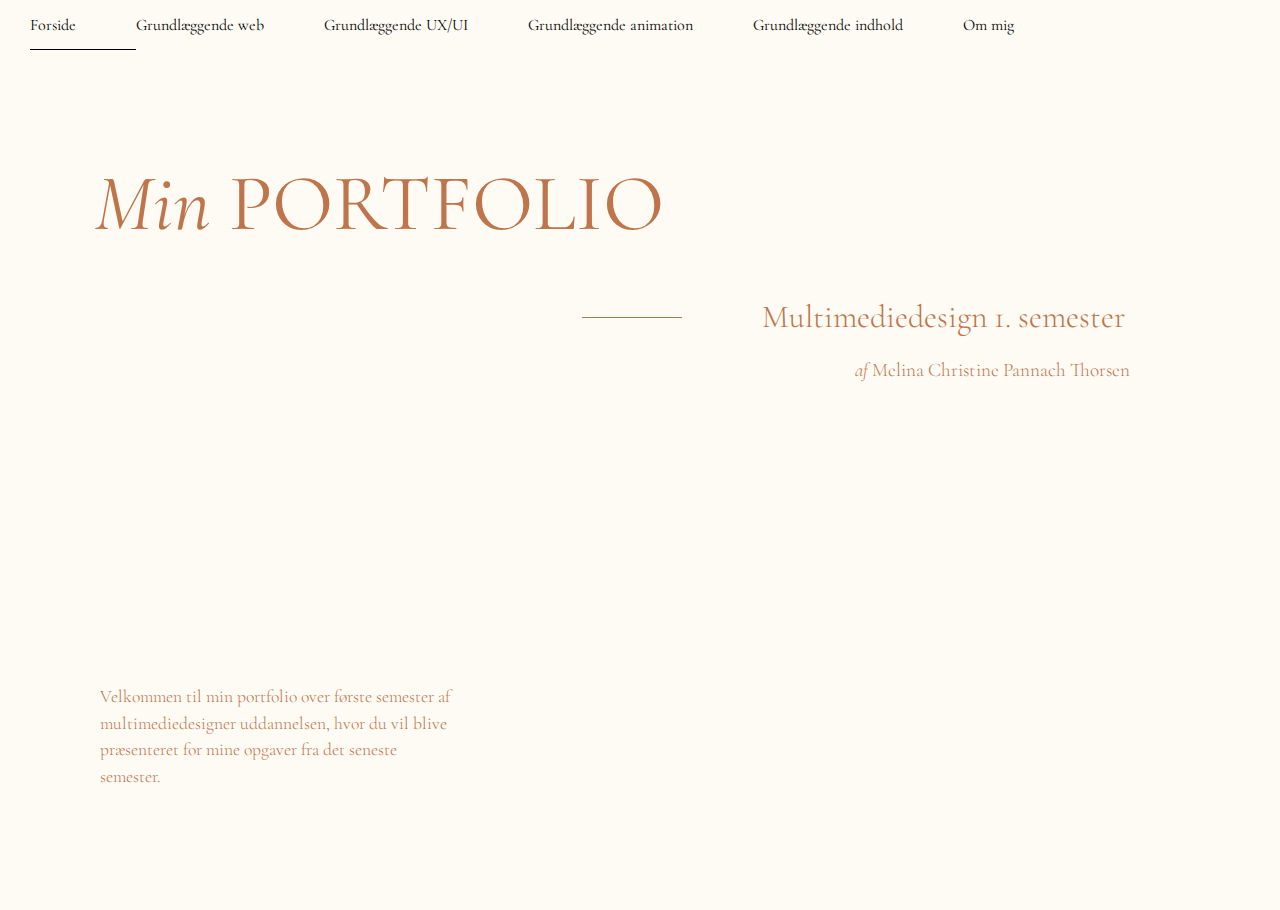
<file: portfolio/index.html>
<!DOCTYPE html>
<html lang="da">

<head>
    <meta charset="UTF-8">
    <meta name="viewport" content="width=device-width, initial-scale=1.0">
    <link rel="stylesheet" href="generel.css">
    <link rel="stylesheet" href="style.css">
    <link rel="preconnect" href="https://fonts.googleapis.com">
    <link rel="preconnect" href="https://fonts.gstatic.com" crossorigin>
    <link
        href="https://fonts.googleapis.com/css2?family=Cormorant+Garamond:ital,wght@0,300;0,400;0,500;0,600;0,700;1,300;1,400;1,500;1,600;1,700&family=Cormorant+Infant:ital,wght@0,300;0,400;0,500;0,600;0,700;1,300;1,400;1,500;1,600;1,700&family=Montserrat:ital,wght@0,100..900;1,100..900&display=swap"
        rel="stylesheet">
    <title>Forside</title>

    <style>
        h1 {
            color: #BF754B;
            font-weight: 400;
        }

        h3 {
            text-align: right;
            margin: 0px 60px;
            color: #BF754B;
        }

        h5 {
            text-align: right;
            margin: 0px 70px;
            color: #BF754B;
        }

        p {
            font-size: 1.1rem;
            color: #BF754B;
            max-width: 45ch;
            margin-top: 300px;
        }

        @media (max-width: 800px) {
            h1 {
                font-size: 3.9rem;
                margin: 50px 10px;

            }

            h3 {
                font-size: 1.5rem;
                margin: 10px 10px 10px 10px;
            }

            h5 {
                font-size: 1rem;
                margin: 0px 10px 10px 10px;
            }

            .grid_6_1styling {
                padding: 10px 10px 0px 10px;
            }

            p {
                font-size: 1rem;

            }
        }

        @media (max-width: 400px) {
            h1 {
                font-size: 2.5rem;
                margin: 50px 10px;

            }

            h3 {
                font-size: 1.5rem;
            }

            h5 {
                font-size: 1rem;
            }

            .grid_6_1styling {
                padding: 10px 0px 10px 10px;
            }

            p {
                font-size: 1rem;
                margin-top: 300px;
            }
        }
    </style>

<body>
    <header>

        <nav>
            <ul class="sidebar">
                <li onclick=hideSidebar()><a href="#"><svg xmlns="http://www.w3.org/2000/svg" height="24px"
                            viewBox="0 -960 960 960" width="24px" fill="#5f6368">
                            <path
                                d="m256-200-56-56 224-224-224-224 56-56 224 224 224-224 56 56-224 224 224 224-56 56-224-224-224 224Z" />
                        </svg></a></li>
                <li><a href="index.html">Forside</a></li>
                <li><a href="ssp.html">Grundlæggende web</a></li>
                <li><a href="es.html">Grundlæggende UX/UI</a></li>
                <li><a href="as.html">Grundlæggende animation</a></li>
                <li><a href="vs.html">Grundlæggende indhold</a></li>
                <li><a href="om.html">Om mig</a></li>
            </ul>

            <ul>
                <li class="hideOnMobile"><a href="index.html">Forside</a></li>
                <li class="hideOnMobile"><a href=" ssp.html">Grundlæggende web</a></li>
                <li class="hideOnMobile"><a href=" es.html">Grundlæggende UX/UI</a></li>
                <li class="hideOnMobile"><a href=" as.html">Grundlæggende animation</a></li>
                <li class="hideOnMobile"><a href=" vs.html">Grundlæggende indhold</a></li>
                <li class="hideOnMobile"><a href="om.html">Om mig</a></li>
                <li class="menu-knap" onclick=showSidebar()><a href="#"><svg xmlns="http://www.w3.org/2000/svg"
                            height="24px" viewBox="0 -960 960 960" width="24px" fill="#5f6368">
                            <path d="M120-240v-80h720v80H120Zm0-200v-80h720v80H120Zm0-200v-80h720v80H120Z" />
                        </svg></a></li>
            </ul>
        </nav>
        <script src="menu.js"></script>
    </header>
    <main>

        <div class="container">

            <div class="grid_6_1">
                <div class="grid_6_1styling">

                    <div>
                        <h1> <i>Min</i> PORTFOLIO</h1>
                    </div>
                    <div>
                        <div class="linje-tekst-container">
                            <div class="vandret-linje"></div>
                            <h3>
                                Multimediedesign 1. semester
                            </h3>
                        </div>

                        <h5><i>af</i> Melina Christine Pannach Thorsen</h5>

                        <p> Velkommen til min portfolio over første semester af multimediedesigner uddannelsen, hvor du
                            vil blive
                            præsenteret for mine opgaver fra det seneste semester.</p>

                    </div>
                </div>
            </div>

        </div>


    </main>
    <footer></footer>

</body>

</html>
</file>
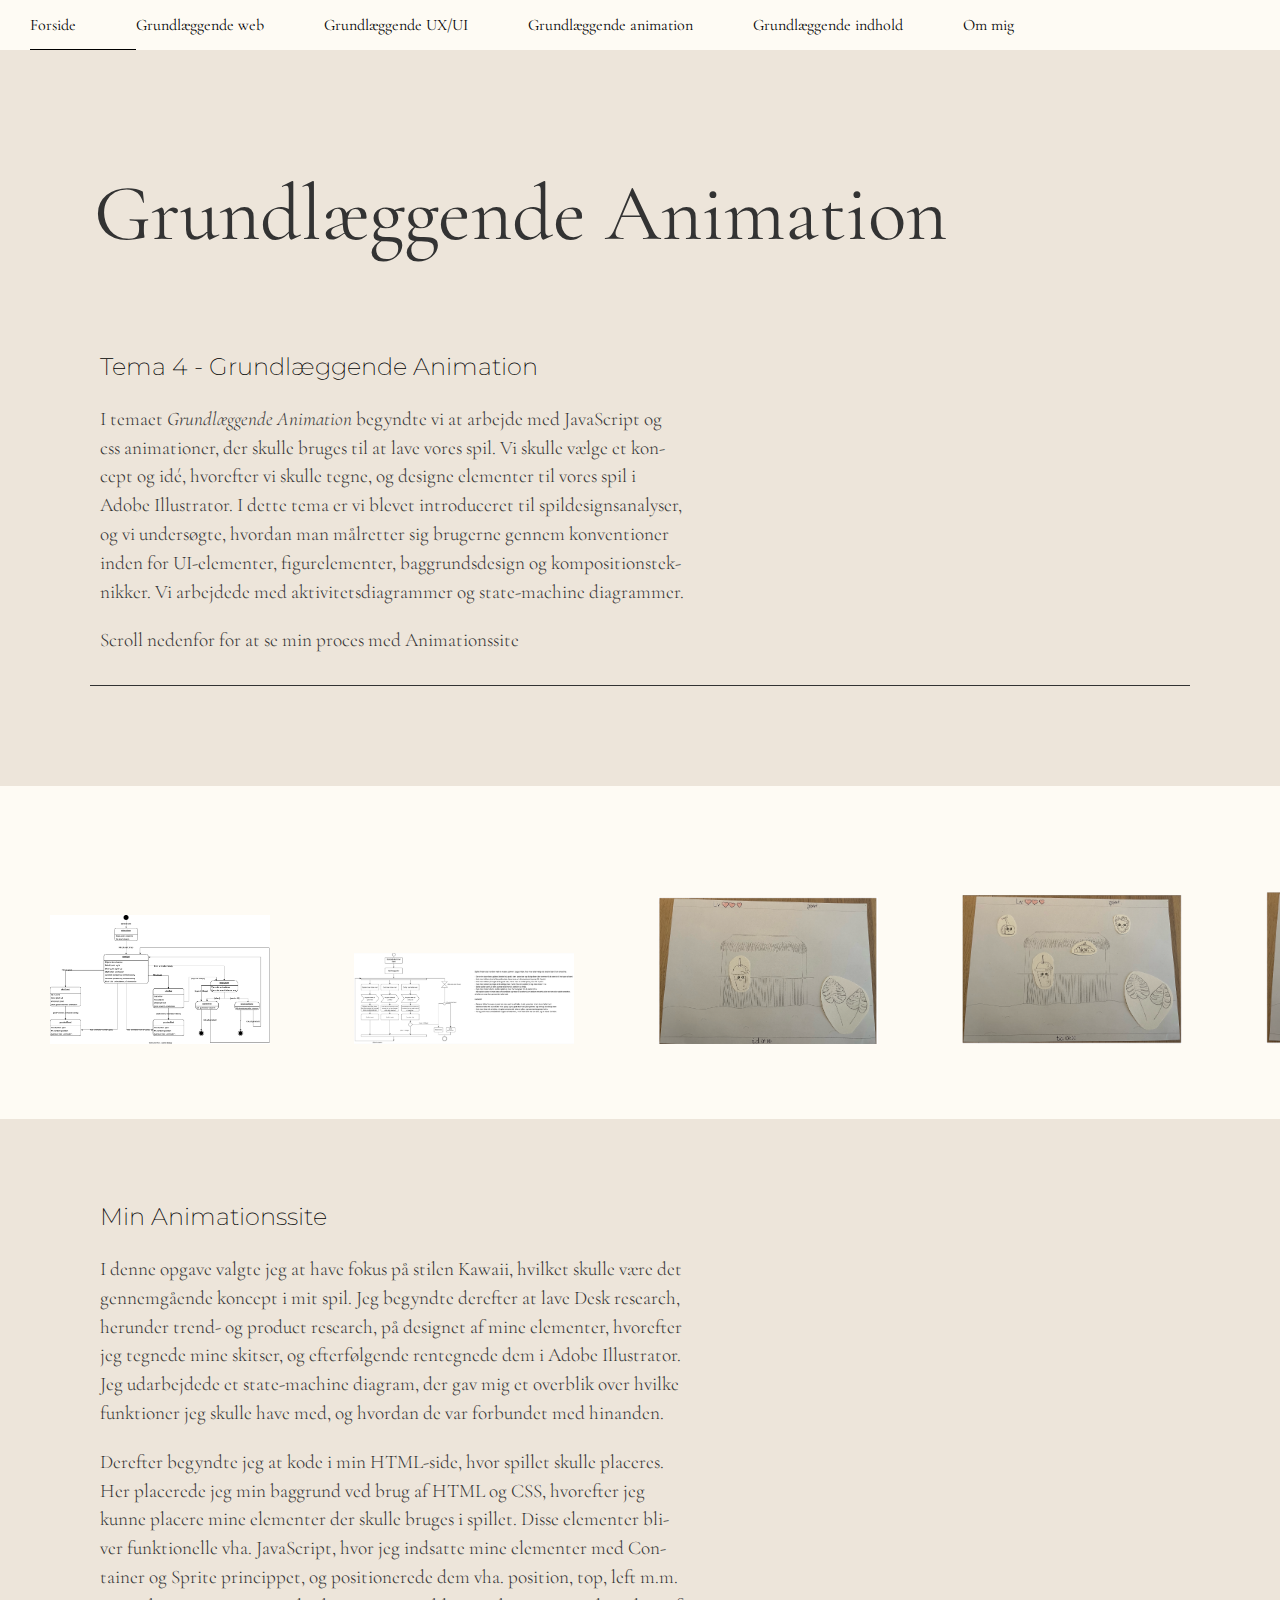
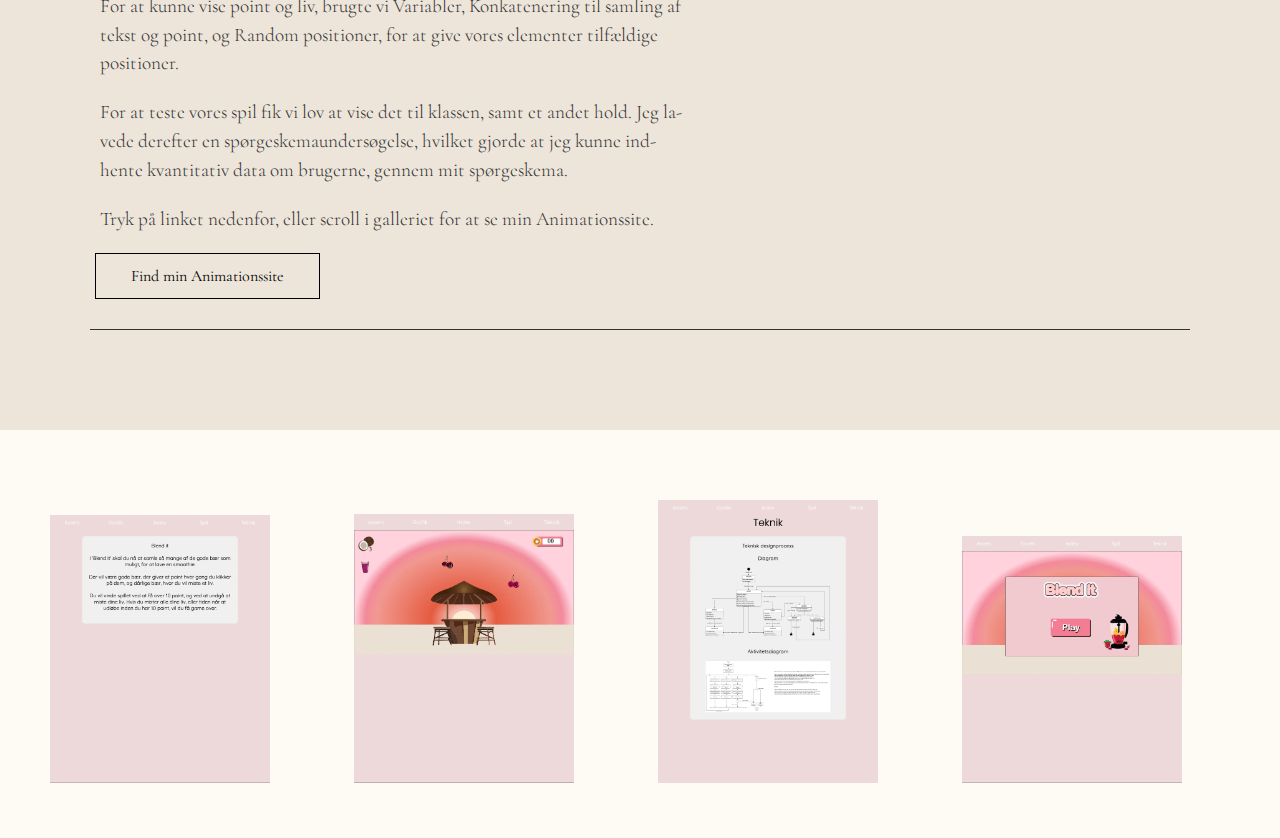
<file: portfolio/as.html>
<!DOCTYPE html>
<html lang="da">

<head>
    <meta charset="UTF-8">
    <meta name="viewport" content="width=device-width, initial-scale=1.0">
    <link rel="stylesheet" href="generel.css">
    <link rel="stylesheet" href="style.css">
    <link rel="preconnect" href="https://fonts.googleapis.com">
    <link rel="preconnect" href="https://fonts.gstatic.com" crossorigin>
    <link
        href="https://fonts.googleapis.com/css2?family=Cormorant+Garamond:ital,wght@0,300;0,400;0,500;0,600;0,700;1,300;1,400;1,500;1,600;1,700&family=Cormorant+Infant:ital,wght@0,300;0,400;0,500;0,600;0,700;1,300;1,400;1,500;1,600;1,700&family=Montserrat:ital,wght@0,100..900;1,100..900&display=swap"
        rel="stylesheet">
    <title>Animationssite</title>
</head>

<body>
    <header>
        <nav>
            <ul class="sidebar">
                <li onclick=hideSidebar()><a href="#"><svg xmlns="http://www.w3.org/2000/svg" height="24px"
                            viewBox="0 -960 960 960" width="24px" fill="#5f6368">
                            <path
                                d="m256-200-56-56 224-224-224-224 56-56 224 224 224-224 56 56-224 224 224 224-56 56-224-224-224 224Z" />
                        </svg></a></li>
                <li><a href="index.html">Forside</a></li>
                <li><a href="ssp.html">Grundlæggende web</a></li>
                <li><a href="es.html">Grundlæggende UX/UI</a></li>
                <li><a href="as.html">Grundlæggende animation</a></li>
                <li><a href="vs.html">Grundlæggende indhold</a></li>
                <li><a href="om.html">Om mig</a></li>
            </ul>

            <ul>
                <li class="hideOnMobile"><a href="index.html">Forside</a></li>
                <li class="hideOnMobile"><a href=" ssp.html">Grundlæggende web</a></li>
                <li class="hideOnMobile"><a href=" es.html">Grundlæggende UX/UI</a></li>
                <li class="hideOnMobile"><a href=" as.html">Grundlæggende animation</a></li>
                <li class="hideOnMobile"><a href=" vs.html">Grundlæggende indhold</a></li>
                <li class="hideOnMobile"><a href="om.html">Om mig</a></li>
                <li class="menu-knap" onclick=showSidebar()><a href="#"><svg xmlns="http://www.w3.org/2000/svg"
                            height="24px" viewBox="0 -960 960 960" width="24px" fill="#5f6368">
                            <path d="M120-240v-80h720v80H120Zm0-200v-80h720v80H120Zm0-200v-80h720v80H120Z" />
                        </svg></a></li>
            </ul>
        </nav>
        <script src="menu.js"></script>
    </header>
    <main>

        <div class="grid_4_1">
            <div class="grid_4_1styling">
                <div>
                    <h1>Grundlæggende Animation</h1>
                </div>

                <h2>Tema 4 - Grundlæggende Animation</h2>
                <p>
                    I temaet <i>Grundlæggende Animation</i> begyndte vi at arbejde med JavaScript og css animationer,
                    der
                    skulle bruges til at lave vores spil. Vi skulle vælge et koncept og idé, hvorefter vi skulle tegne,
                    og designe elementer til vores spil i Adobe Illustrator. I dette tema er vi blevet introduceret
                    til spildesignsanalyser, og vi undersøgte, hvordan man målretter sig brugerne gennem
                    konventioner inden for UI-elementer, figurelementer, baggrundsdesign og kompositionsteknikker. Vi
                    arbejdede med aktivitetsdiagrammer og state-machine diagrammer.
                </p>
                <p> Scroll nedenfor for at se min proces med Animationssite</p>

                <hr class="hr_1">

            </div>

        </div>

        <div class="scroll-container">

            <img src="img/as1.png" alt="Animationssite">
            <img src="img/as2.png" alt="Animationssite">
            <img src="img/as3.png" alt="Animationssite">
            <img src="img/as4.png" alt="Animationssite">
            <img src="img/as5.png" alt="Animationssite">
            <img src="img/as6.png" alt="Animationssite">
            <img src="img/as7.png" alt="Animationssite">
            <img src="img/as8.png" alt="Animationssite">



        </div>
        <div class="grid_4_1">
            <div class="grid_4_1styling">


                <h2>Min Animationssite</h2>
                <p>
                    I denne opgave valgte jeg at have fokus på stilen Kawaii, hvilket skulle være det gennemgående
                    koncept i mit spil. Jeg begyndte derefter at lave Desk research, herunder trend- og product
                    research, på designet af mine elementer, hvorefter jeg tegnede mine skitser, og efterfølgende
                    rentegnede dem i Adobe Illustrator. Jeg udarbejdede et state-machine diagram, der gav mig et
                    overblik over hvilke funktioner jeg skulle have med, og hvordan de var forbundet med hinanden.
                </p>
                <p>Derefter begyndte jeg at kode i min HTML-side, hvor spillet skulle placeres. Her placerede jeg min
                    baggrund ved brug af HTML og CSS, hvorefter jeg kunne placere mine elementer der skulle bruges i
                    spillet. Disse elementer bliver funktionelle vha. JavaScript, hvor jeg indsatte mine elementer med
                    Container og Sprite princippet, og positionerede dem vha. position, top, left m.m. For at kunne vise
                    point og liv, brugte vi Variabler, Konkatenering til samling af tekst og point, og Random
                    positioner, for at give vores elementer tilfældige positioner. </p>

                <p>For at teste vores spil fik vi lov at vise det til klassen, samt et andet hold. Jeg lavede derefter
                    en spørgeskemaundersøgelse, hvilket gjorde at jeg kunne indhente kvantitativ data om brugerne,
                    gennem mit spørgeskema. </p>
                <p> Tryk på linket nedenfor, eller scroll i galleriet for at se min Animationssite. </p>
                <a href="http://melinasblog.dk/kea/04_animation/website/index.html" class="button-link">Find min
                    Animationssite</a>
                <hr class="hr_1">
            </div>

        </div>

        <div class="scroll-container">

            <img src="img/spil_1.webp" alt="Animationssite">
            <img src="img/spil_2.webp" alt="Animationssite">
            <img src="img/spil_3.webp" alt="Animationssite">
            <img src="img/spil_4.webp" alt="Animationssite">


        </div>



    </main>
    <footer></footer>
</body>

</html>
</file>
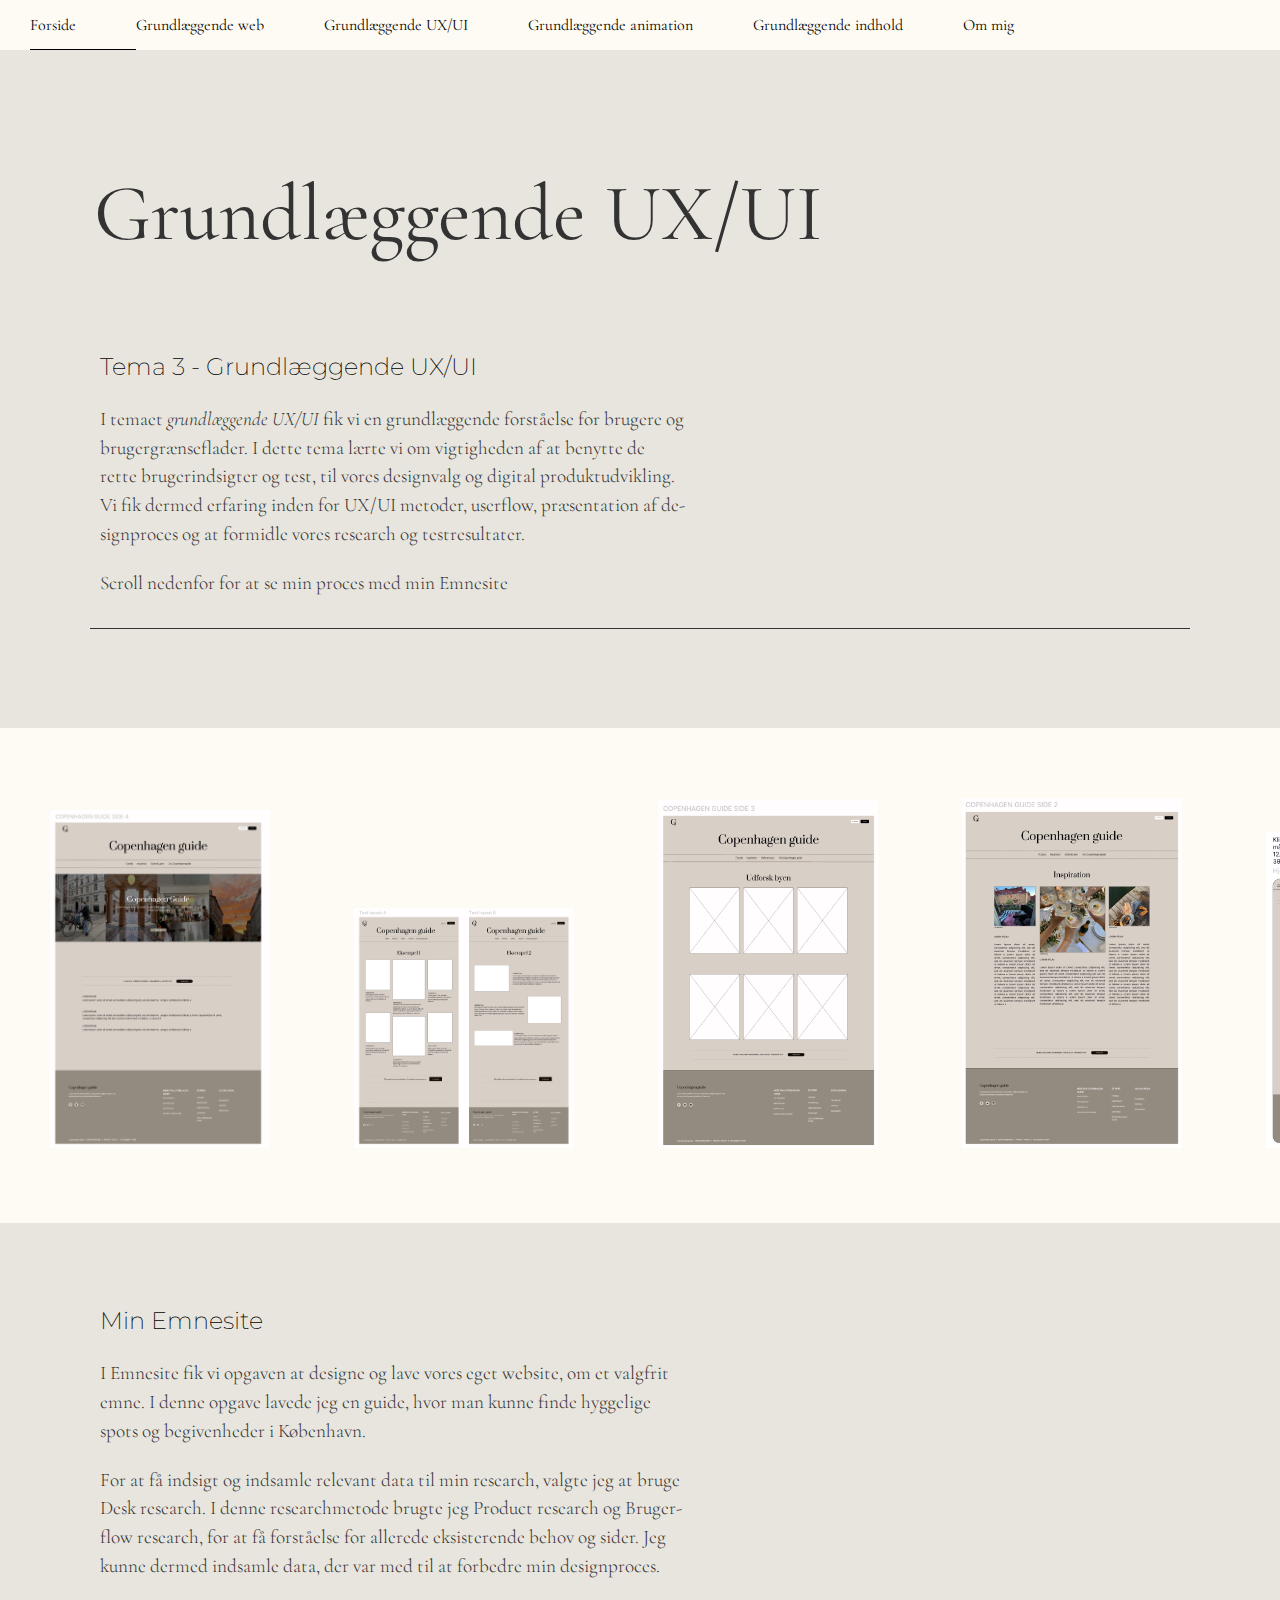
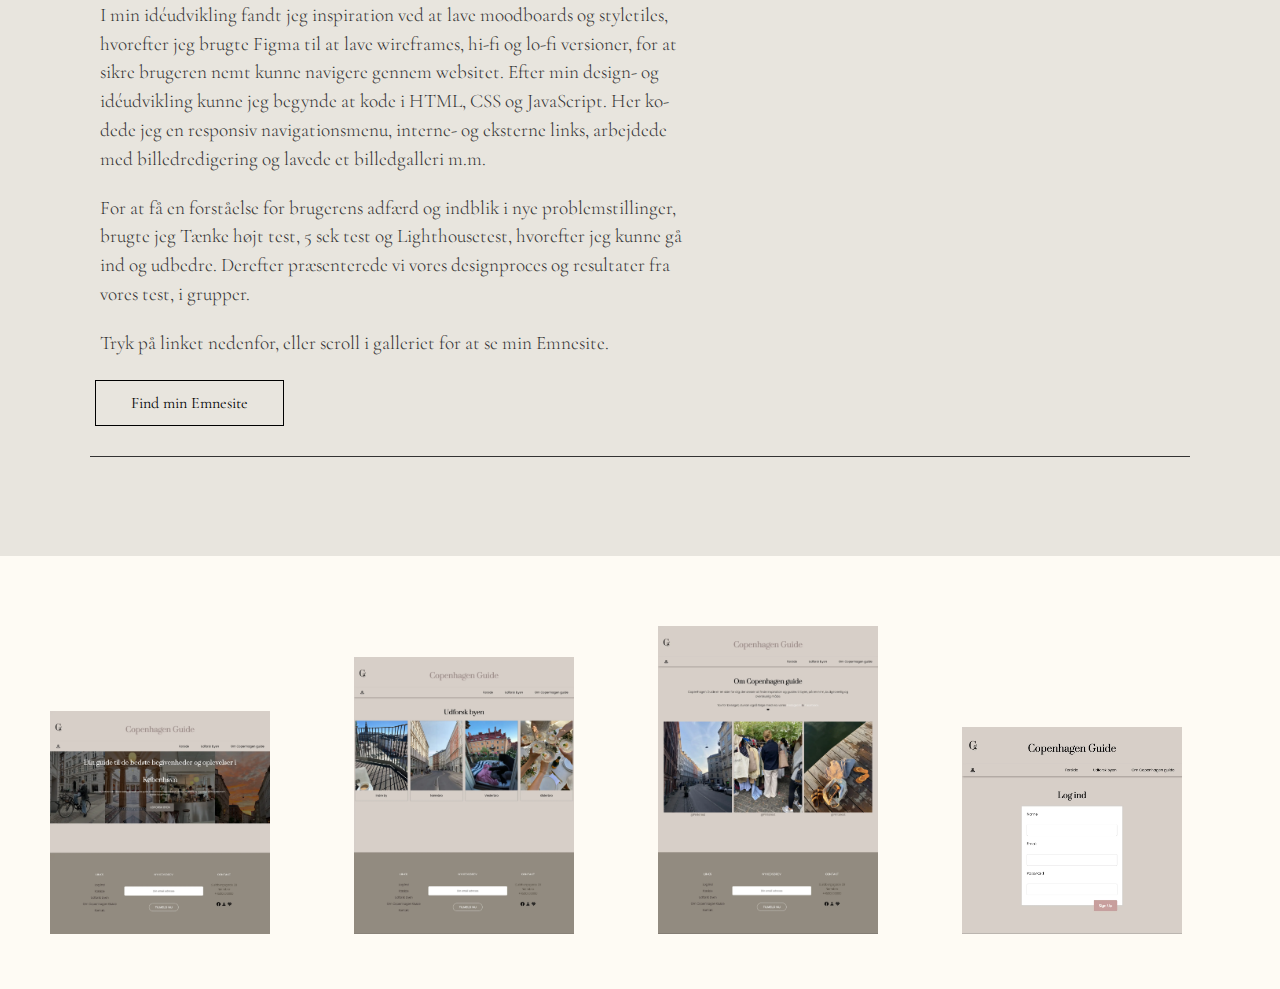
<file: portfolio/es.html>
<!DOCTYPE html>
<html lang="da">

<head>
    <meta charset="UTF-8">
    <meta name="viewport" content="width=device-width, initial-scale=1.0">
    <link rel="stylesheet" href="generel.css">
    <link rel="stylesheet" href="style.css">
    <link rel="preconnect" href="https://fonts.googleapis.com">
    <link rel="preconnect" href="https://fonts.gstatic.com" crossorigin>
    <link
        href="https://fonts.googleapis.com/css2?family=Cormorant+Garamond:ital,wght@0,300;0,400;0,500;0,600;0,700;1,300;1,400;1,500;1,600;1,700&family=Cormorant+Infant:ital,wght@0,300;0,400;0,500;0,600;0,700;1,300;1,400;1,500;1,600;1,700&family=Montserrat:ital,wght@0,100..900;1,100..900&display=swap"
        rel="stylesheet">
    <title>Emnesite</title>

</head>

<body>
    <header>
        <nav>
            <ul class="sidebar">
                <li onclick=hideSidebar()><a href="#"><svg xmlns="http://www.w3.org/2000/svg" height="24px"
                            viewBox="0 -960 960 960" width="24px" fill="#5f6368">
                            <path
                                d="m256-200-56-56 224-224-224-224 56-56 224 224 224-224 56 56-224 224 224 224-56 56-224-224-224 224Z" />
                        </svg></a></li>
                <li><a href="index.html">Forside</a></li>
                <li><a href="ssp.html">Grundlæggende web</a></li>
                <li><a href="es.html">Grundlæggende UX/UI</a></li>
                <li><a href="as.html">Grundlæggende animation</a></li>
                <li><a href="vs.html">Grundlæggende indhold</a></li>
                <li><a href="om.html">Om mig</a></li>
            </ul>

            <ul>
                <li class="hideOnMobile"><a href="index.html">Forside</a></li>
                <li class="hideOnMobile"><a href=" ssp.html">Grundlæggende web</a></li>
                <li class="hideOnMobile"><a href=" es.html">Grundlæggende UX/UI</a></li>
                <li class="hideOnMobile"><a href=" as.html">Grundlæggende animation</a></li>
                <li class="hideOnMobile"><a href=" vs.html">Grundlæggende indhold</a></li>
                <li class="hideOnMobile"><a href="om.html">Om mig</a></li>
                <li class="menu-knap" onclick=showSidebar()><a href="#"><svg xmlns="http://www.w3.org/2000/svg"
                            height="24px" viewBox="0 -960 960 960" width="24px" fill="#5f6368">
                            <path d="M120-240v-80h720v80H120Zm0-200v-80h720v80H120Zm0-200v-80h720v80H120Z" />
                        </svg></a></li>
            </ul>
        </nav>
        <script src="menu.js"></script>
    </header>
    <main>




        <div class="grid_3_1">
            <div class="grid_3_1styling">
                <div>
                    <h1>Grundlæggende UX/UI</h1>

                </div>

                <div class="grid_3_2styling">
                    <div>
                        <h2>Tema 3 - Grundlæggende UX/UI</h2>
                        <p> I temaet <i>grundlæggende UX/UI</i> fik vi en grundlæggende forståelse for brugere og
                            brugergrænseflader. I dette tema lærte vi om vigtigheden af at benytte de rette
                            brugerindsigter og test, til vores designvalg og digital produktudvikling. Vi fik dermed
                            erfaring inden for UX/UI metoder, userflow, præsentation af designproces og at formidle
                            vores
                            research og
                            testresultater.
                        </p>
                        <p>Scroll nedenfor for at se min proces med min Emnesite</p>
                    </div>

                    <hr class="hr_1">
                </div>
            </div>
        </div>

        <div class="scroll-container">
            <img src="billeder/es1.png" alt="Emnesite">
            <img src="billeder/es2.png" alt="Emnesite">
            <img src="billeder/es6.png" alt="Emnesite">
            <img src="billeder/es7.png" alt="Emnesite">
            <img src="billeder/es3.png" alt="Emnesite">
            <img src="billeder/es4.png" alt="Emnesite">
            <img src="billeder/es5.png" alt="Emnesite">
        </div>

        <div class="grid_3_3">
            <div class="grid_3_3styling">

                <div>
                    <h2>Min Emnesite</h2>
                    <p> I Emnesite fik vi opgaven at designe og lave vores eget website, om et valgfrit emne. I
                        denne
                        opgave lavede jeg en guide, hvor man kunne finde hyggelige spots og begivenheder i
                        København.</p>
                    <p> For at få indsigt og indsamle relevant data til min research, valgte jeg at bruge Desk
                        research. I denne researchmetode brugte jeg Product research og Brugerflow research, for at
                        få
                        forståelse for allerede eksisterende behov og sider. Jeg kunne dermed indsamle data, der var
                        med
                        til at
                        forbedre
                        min designproces. </p>

                    <p> I min idéudvikling fandt jeg inspiration ved at lave moodboards og styletiles,
                        hvorefter jeg brugte Figma til at lave wireframes, hi-fi og lo-fi versioner, for at sikre
                        brugeren nemt kunne navigere gennem websitet. Efter min design- og idéudvikling kunne jeg
                        begynde at kode i HTML, CSS og JavaScript. Her kodede
                        jeg en responsiv navigationsmenu, interne- og eksterne links, arbejdede med billedredigering
                        og
                        lavede et billedgalleri m.m. </p>

                    <p>For at få en forståelse for brugerens adfærd og indblik i nye problemstillinger, brugte jeg
                        Tænke
                        højt test, 5 sek test og Lighthousetest, hvorefter jeg kunne gå ind og udbedre. Derefter
                        præsenterede vi vores designproces og
                        resultater fra vores test, i grupper.
                    </p>

                </div>


                <p> Tryk på linket nedenfor, eller scroll i galleriet for at se min Emnesite. </p>
                <br>
                <a href="http://melinasblog.dk/kea/03_ux/01_kodet_site/index.html" class="button-link">Find min
                    Emnesite</a>
                <hr class="hr_1">
            </div>

        </div>

        <div class="scroll-container">
            <img src="img/forside.webp" alt="Emnesite">
            <img src="img/side_2.webp" alt="Emnesite">
            <img src="img/side_3.webp" alt="Emnesite">
            <img src="img/side_8.webp" alt="Emnesite">
        </div>

    </main>
    <footer></footer>
</body>

</html>
</file>
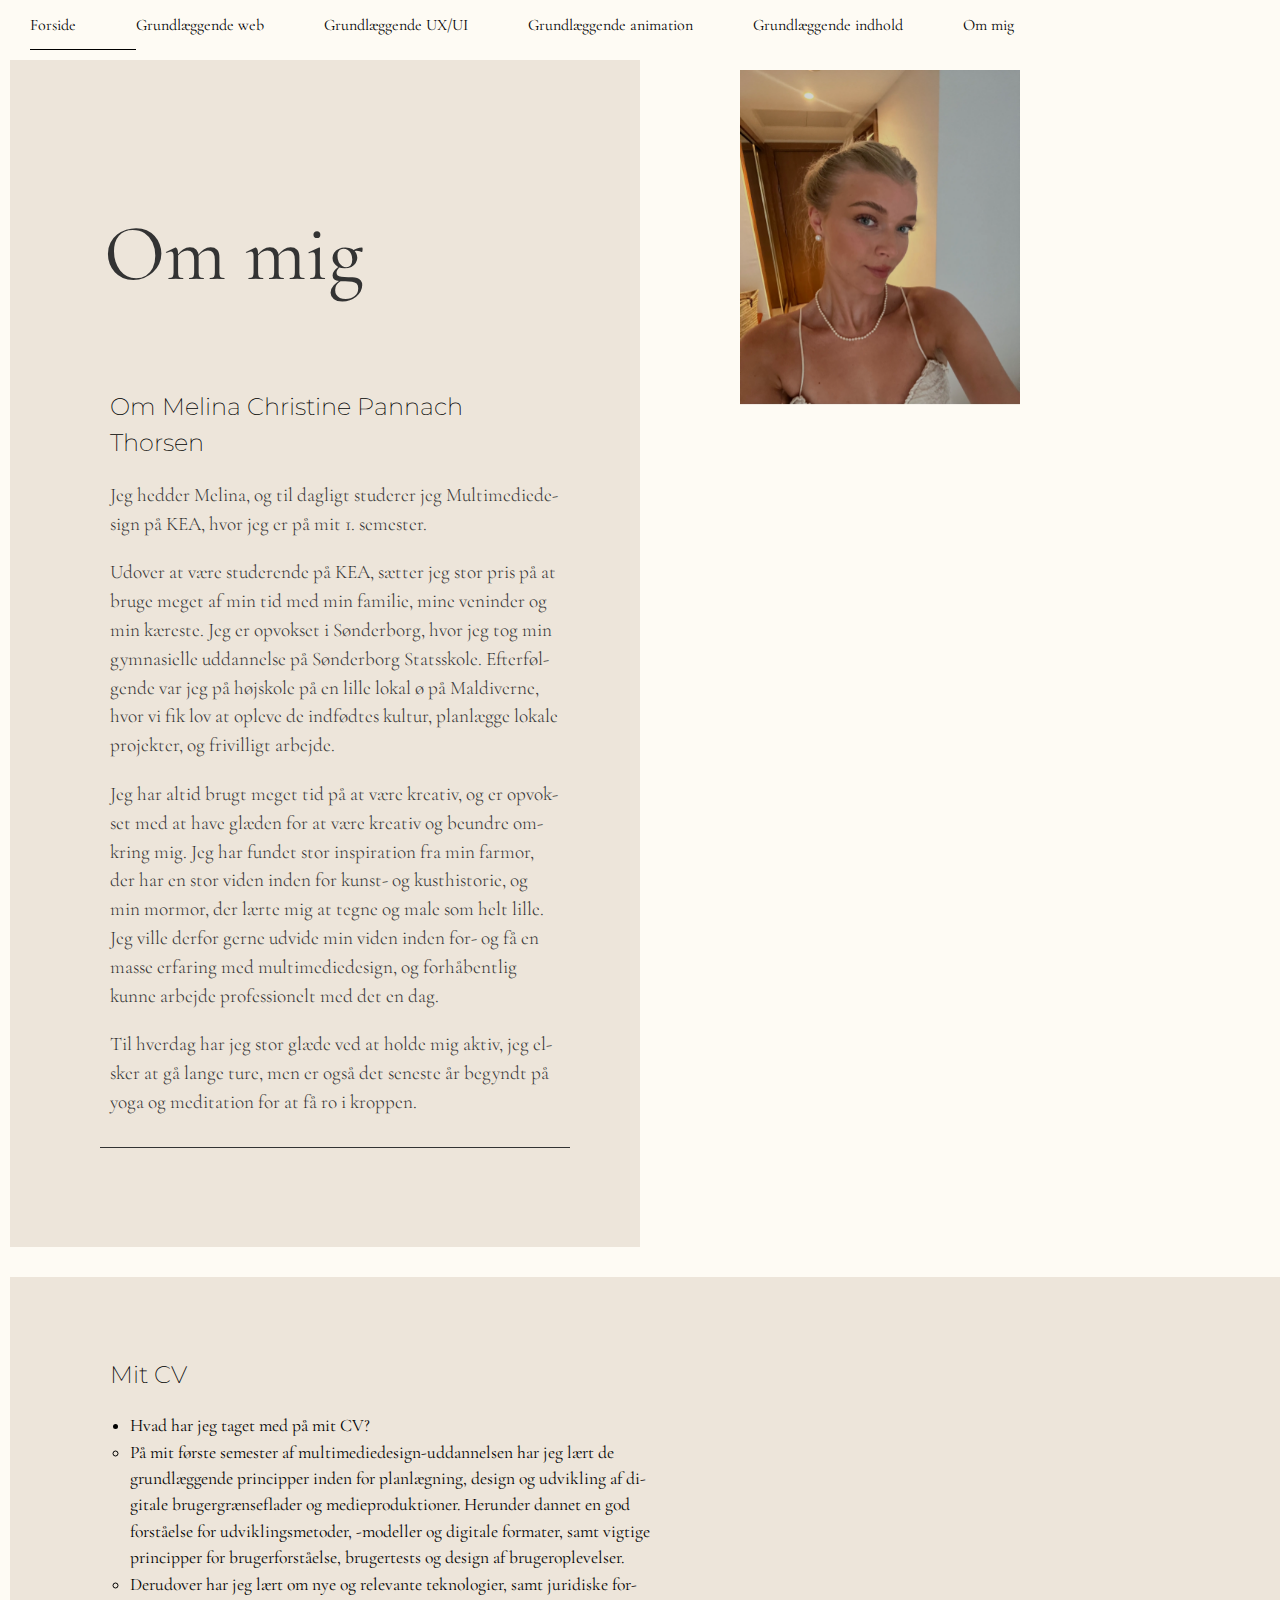
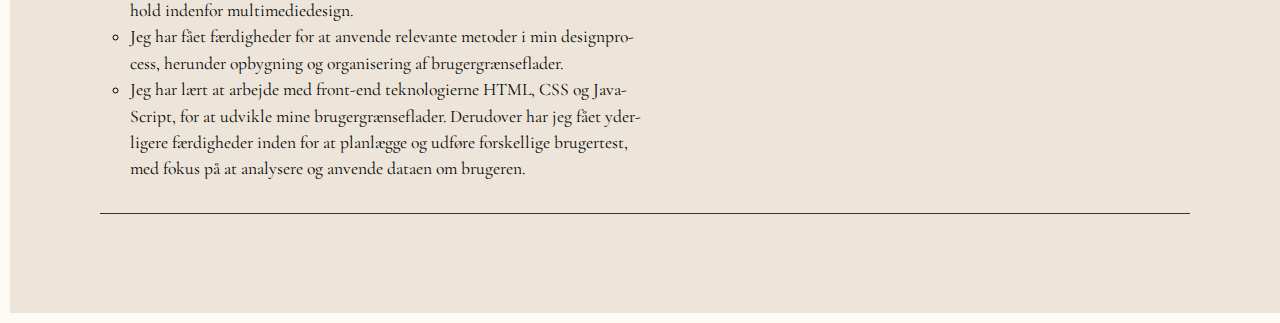
<file: portfolio/om.html>
<!DOCTYPE html>
<html lang="da">

<head>
    <meta charset="UTF-8">
    <meta name="viewport" content="width=device-width, initial-scale=1.0">
    <link rel="stylesheet" href="generel.css">
    <link rel="stylesheet" href="style.css">
    <link rel="preconnect" href="https://fonts.googleapis.com">
    <link rel="preconnect" href="https://fonts.gstatic.com" crossorigin>
    <link
        href="https://fonts.googleapis.com/css2?family=Cormorant+Garamond:ital,wght@0,300;0,400;0,500;0,600;0,700;1,300;1,400;1,500;1,600;1,700&family=Cormorant+Infant:ital,wght@0,300;0,400;0,500;0,600;0,700;1,300;1,400;1,500;1,600;1,700&family=Montserrat:ital,wght@0,100..900;1,100..900&display=swap"
        rel="stylesheet">
    <title>Om mig</title>
    <style>

    </style>
</head>

<body>

    <header class="site-header">
        <nav>
            <ul class="sidebar">
                <li onclick=hideSidebar()><a href="#"><svg xmlns="http://www.w3.org/2000/svg" height="24px"
                            viewBox="0 -960 960 960" width="24px" fill="#5f6368">
                            <path
                                d="m256-200-56-56 224-224-224-224 56-56 224 224 224-224 56 56-224 224 224 224-56 56-224-224-224 224Z" />
                        </svg></a></li>
                <li><a href="index.html">Forside</a></li>
                <li><a href="ssp.html">Grundlæggende web</a></li>
                <li><a href="es.html">Grundlæggende UX/UI</a></li>
                <li><a href="as.html">Grundlæggende animation</a></li>
                <li><a href="vs.html">Grundlæggende indhold</a></li>
                <li><a href="om.html">Om mig</a></li>
            </ul>

            <ul>
                <li class="hideOnMobile"><a href="index.html">Forside</a></li>
                <li class="hideOnMobile"><a href=" ssp.html">Grundlæggende web</a></li>
                <li class="hideOnMobile"><a href=" es.html">Grundlæggende UX/UI</a></li>
                <li class="hideOnMobile"><a href=" as.html">Grundlæggende animation</a></li>
                <li class="hideOnMobile"><a href=" vs.html">Grundlæggende indhold</a></li>
                <li class="hideOnMobile"><a href="om.html">Om mig</a></li>
                <li class="menu-knap" onclick=showSidebar()><a href="#"><svg xmlns="http://www.w3.org/2000/svg"
                            height="24px" viewBox="0 -960 960 960" width="24px" fill="#5f6368">
                            <path d="M120-240v-80h720v80H120Zm0-200v-80h720v80H120Zm0-200v-80h720v80H120Z" />
                        </svg></a></li>
            </ul>
        </nav>
        <script src="menu.js"></script>
    </header>
    <main>

        <div class="ommig_grid">
            <div class="grid_1_1">

                <div class="grid_1_1styling">
                    <h1>Om mig</h1>
                    <h2> Om Melina Christine Pannach Thorsen </h2>
                    <p> Jeg hedder Melina, og til dagligt studerer jeg Multimediedesign på KEA, hvor jeg er på mit 1.
                        semester.</p>
                    <p> Udover at være studerende på KEA, sætter jeg stor pris på at bruge meget af min tid med min
                        familie, mine veninder og min kæreste. Jeg er opvokset i Sønderborg, hvor jeg tog min
                        gymnasielle uddannelse på
                        Sønderborg Statsskole. Efterfølgende var jeg på højskole på en lille lokal ø på Maldiverne, hvor
                        vi fik lov at opleve de indfødtes kultur, planlægge lokale projekter, og frivilligt arbejde.
                    </p>
                    <p>Jeg har altid brugt meget tid på at være kreativ, og er opvokset med at have glæden for at være
                        kreativ og beundre omkring mig. Jeg har fundet stor inspiration fra min farmor, der har en stor
                        viden inden for kunst- og kusthistorie, og min mormor, der lærte mig at tegne og male som helt
                        lille. Jeg ville derfor gerne udvide min viden inden for- og få en masse erfaring med
                        multimediedesign,
                        og forhåbentlig kunne arbejde professionelt med det en dag. </p>

                    <p> Til hverdag har jeg stor glæde ved at holde mig aktiv, jeg elsker at gå lange ture, men er også
                        det seneste år begyndt på yoga og meditation for at få ro i kroppen.
                    </p>
                    <hr class="hr_1">
                </div>


            </div>
            <div class="billede1">
                <div class="pos">
                    <img src="billeder/IMG_6948.webp" alt="Profilbillede">
                </div>
            </div>
        </div>
        <div class="grid_1_2">
            <div class="grid_1_2styling">
                <div>
                    <h2> Mit CV</h2>
                    <ul class="liste">
                        <li>Hvad har jeg taget med på mit CV?

                            <ul>
                                <li>På mit første semester af multimediedesign-uddannelsen har jeg lært de grundlæggende
                                    principper inden for planlægning, design og udvikling
                                    af
                                    digitale brugergrænseflader og medieproduktioner. Herunder dannet en god forståelse
                                    for
                                    udviklingsmetoder, -modeller og digitale formater, samt vigtige principper for
                                    brugerforståelse, brugertests og design af brugeroplevelser.
                                </li>

                                <li>
                                    Derudover har jeg lært
                                    om nye og relevante teknologier, samt juridiske forhold indenfor multimediedesign.
                                </li>

                                <li>Jeg har fået færdigheder for at anvende relevante metoder i min designprocess,
                                    herunder opbygning og organisering af brugergrænseflader. </li>

                                <li>Jeg har lært at arbejde
                                    med front-end teknologierne HTML, CSS og JavaScript, for at udvikle mine
                                    brugergrænseflader. Derudover har jeg fået yderligere færdigheder inden for at
                                    planlægge og udføre forskellige brugertest, med fokus på at analysere og anvende
                                    dataen om brugeren.
                                </li>
                            </ul>
                        </li>
                    </ul>
                </div>
                <hr class="hr_1">
            </div>
        </div>
    </main>
    <footer></footer>
</body>

</html>
</file>
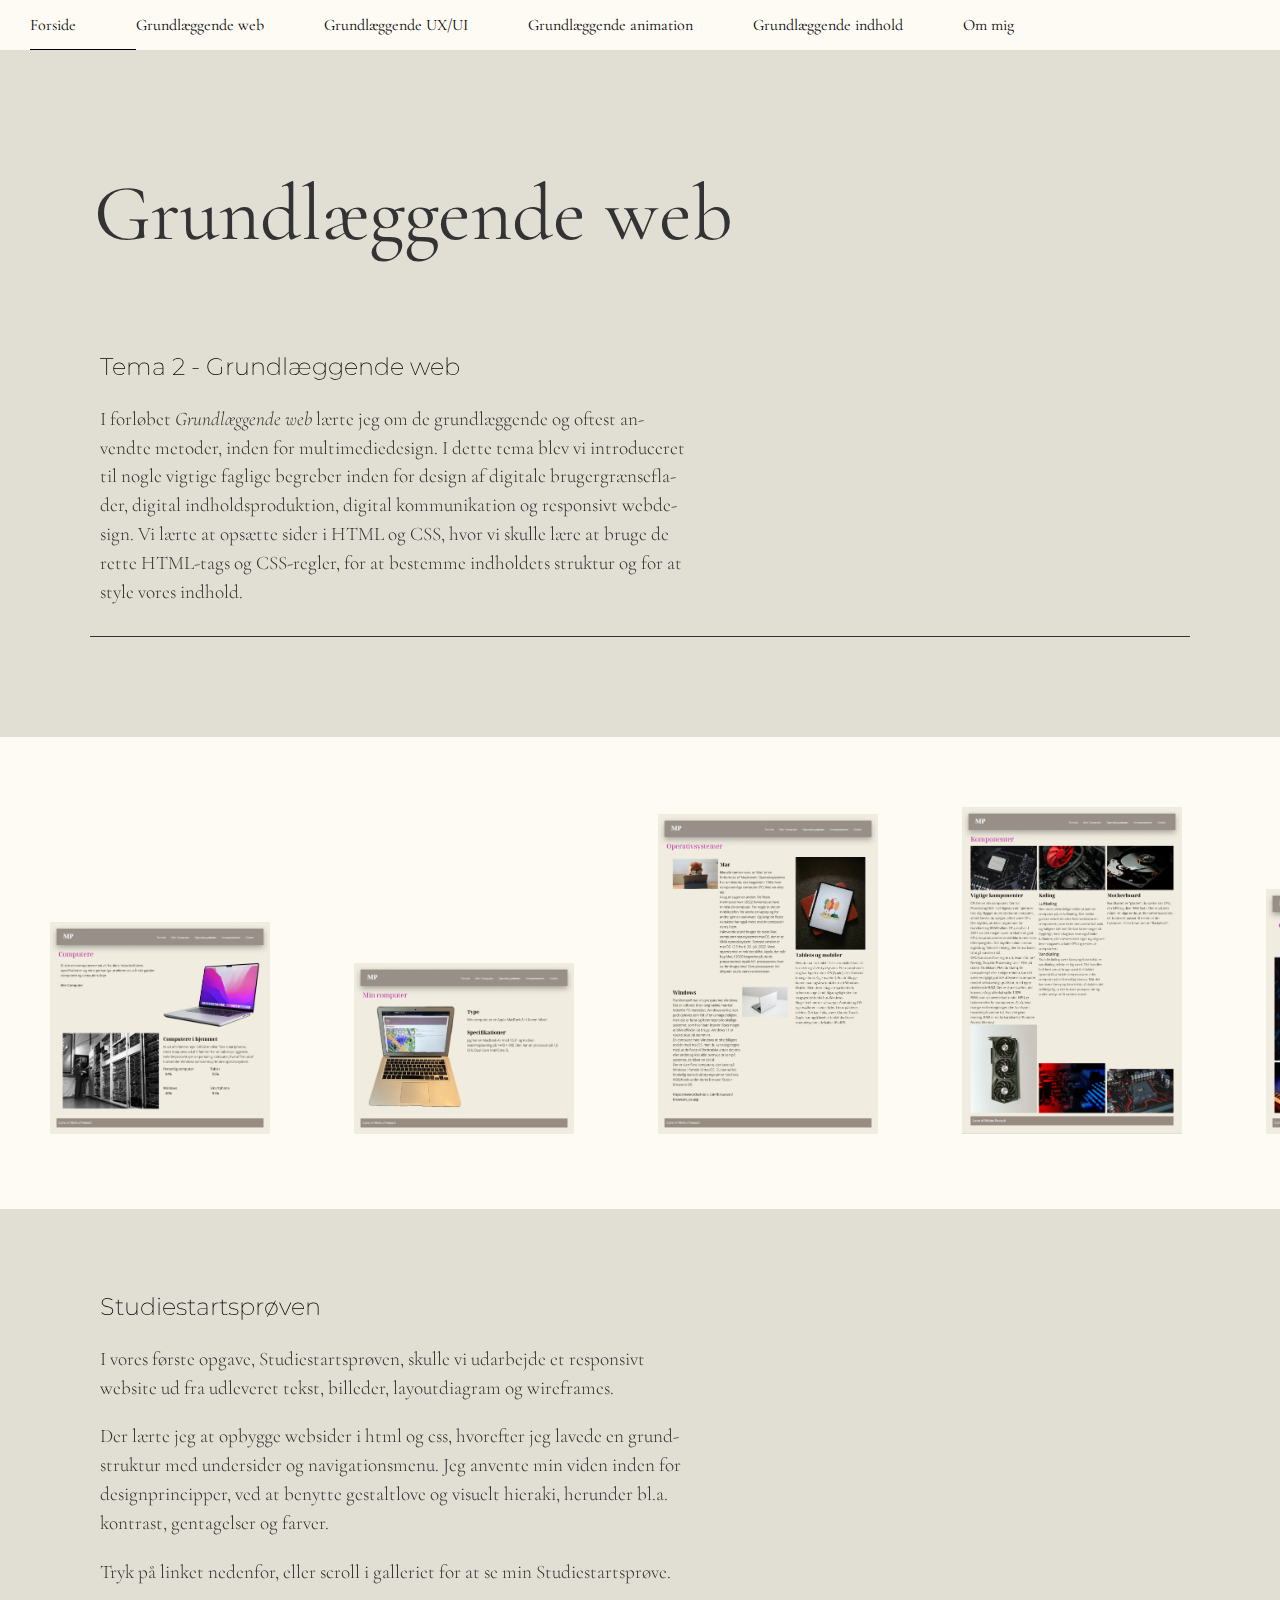
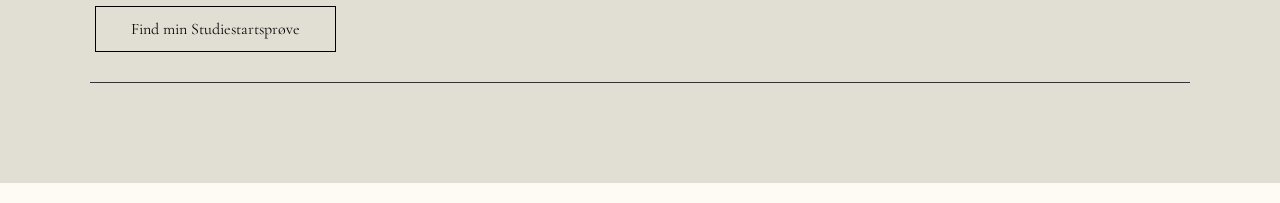
<file: portfolio/ssp.html>
<!DOCTYPE html>
<html lang="da">

<head>
    <meta charset="UTF-8">
    <meta name="viewport" content="width=device-width, initial-scale=1.0">
    <link rel="stylesheet" href="generel.css">
    <link rel="stylesheet" href="style.css">
    <link rel="preconnect" href="https://fonts.googleapis.com">
    <link rel="preconnect" href="https://fonts.gstatic.com" crossorigin>
    <link
        href="https://fonts.googleapis.com/css2?family=Cormorant+Garamond:ital,wght@0,300;0,400;0,500;0,600;0,700;1,300;1,400;1,500;1,600;1,700&family=Cormorant+Infant:ital,wght@0,300;0,400;0,500;0,600;0,700;1,300;1,400;1,500;1,600;1,700&family=Montserrat:ital,wght@0,100..900;1,100..900&display=swap"
        rel="stylesheet">
    <title>Studiestartsprøve</title>

</head>

<body>
    <header>
        <nav>
            <ul class="sidebar">
                <li onclick=hideSidebar()><a href="#"><svg xmlns="http://www.w3.org/2000/svg" height="24px"
                            viewBox="0 -960 960 960" width="24px" fill="#5f6368">
                            <path
                                d="m256-200-56-56 224-224-224-224 56-56 224 224 224-224 56 56-224 224 224 224-56 56-224-224-224 224Z" />
                        </svg></a></li>
                <li><a href="index.html">Forside</a></li>
                <li><a href="ssp.html">Grundlæggende web</a></li>
                <li><a href="es.html">Grundlæggende UX/UI</a></li>
                <li><a href="as.html">Grundlæggende animation</a></li>
                <li><a href="vs.html">Grundlæggende indhold</a></li>
                <li><a href="om.html">Om mig</a></li>
            </ul>

            <ul>
                <li class="hideOnMobile"><a href="index.html">Forside</a></li>
                <li class="hideOnMobile"><a href=" ssp.html">Grundlæggende web</a></li>
                <li class="hideOnMobile"><a href=" es.html">Grundlæggende UX/UI</a></li>
                <li class="hideOnMobile"><a href=" as.html">Grundlæggende animation</a></li>
                <li class="hideOnMobile"><a href=" vs.html">Grundlæggende indhold</a></li>
                <li class="hideOnMobile"><a href="om.html">Om mig</a></li>
                <li class="menu-knap" onclick=showSidebar()><a href="#"><svg xmlns="http://www.w3.org/2000/svg"
                            height="24px" viewBox="0 -960 960 960" width="24px" fill="#5f6368">
                            <path d="M120-240v-80h720v80H120Zm0-200v-80h720v80H120Zm0-200v-80h720v80H120Z" />
                        </svg></a></li>
            </ul>
        </nav>
        <script src="menu.js"></script>


    </header>
    <main>


        <div class="grid_2_1">
            <div class="grid_2_1styling">
                <div>
                    <h1>Grundlæggende web</h1>

                </div>

                <h2>Tema 2 - Grundlæggende web</h2>
                <p> I forløbet <i>Grundlæggende web</i> lærte jeg om de grundlæggende og oftest anvendte metoder, inden
                    for
                    multimediedesign. I dette tema blev vi introduceret til nogle vigtige faglige begreber inden for
                    design af digitale brugergrænseflader, digital indholdsproduktion, digital kommunikation og
                    responsivt webdesign. Vi lærte at opsætte sider i HTML og CSS, hvor vi skulle lære at bruge de rette
                    HTML-tags og
                    CSS-regler, for at bestemme indholdets struktur og for at style vores indhold.</p>
                <p>
                    <hr class="hr_1">
            </div>
        </div>

        <div class="scroll-container">

            <img src="img/forside1.webp" alt="Studiestartsprøve">
            <img src="img/side_4.webp" alt="Studiestartsprøve">
            <img src="img/side_5.webp" alt="Studiestartsprøve">
            <img src="img/side_6.webp" alt="Studiestartsprøve">
            <img src="img/side_7.webp" alt="Studiestartsprøve">

        </div>


        <div class="grid_2_1">
            <div class="grid_2_1styling">

                <h2> Studiestartsprøven</h2>
                <p>I vores første opgave, Studiestartsprøven, skulle vi udarbejde et responsivt website ud fra udleveret
                    tekst, billeder, layoutdiagram og wireframes. </p>
                <p>Der lærte jeg at opbygge websider i html og css,
                    hvorefter jeg lavede
                    en grundstruktur med undersider og navigationsmenu. Jeg anvente min viden inden for
                    designprincipper, ved at benytte gestaltlove og visuelt hieraki, herunder bl.a. kontrast,
                    gentagelser og
                    farver. </p>


                <p> Tryk på linket nedenfor, eller scroll i galleriet for at se min Studiestartsprøve. </p>
                <a href="http://melinasblog.dk/kea/02_web/01_website/website/index.html" class="button-link">Find min
                    Studiestartsprøve </a>
                <hr class="hr_1">


            </div>

        </div>




    </main>
    <footer>

    </footer>
</body>

</html>
</file>
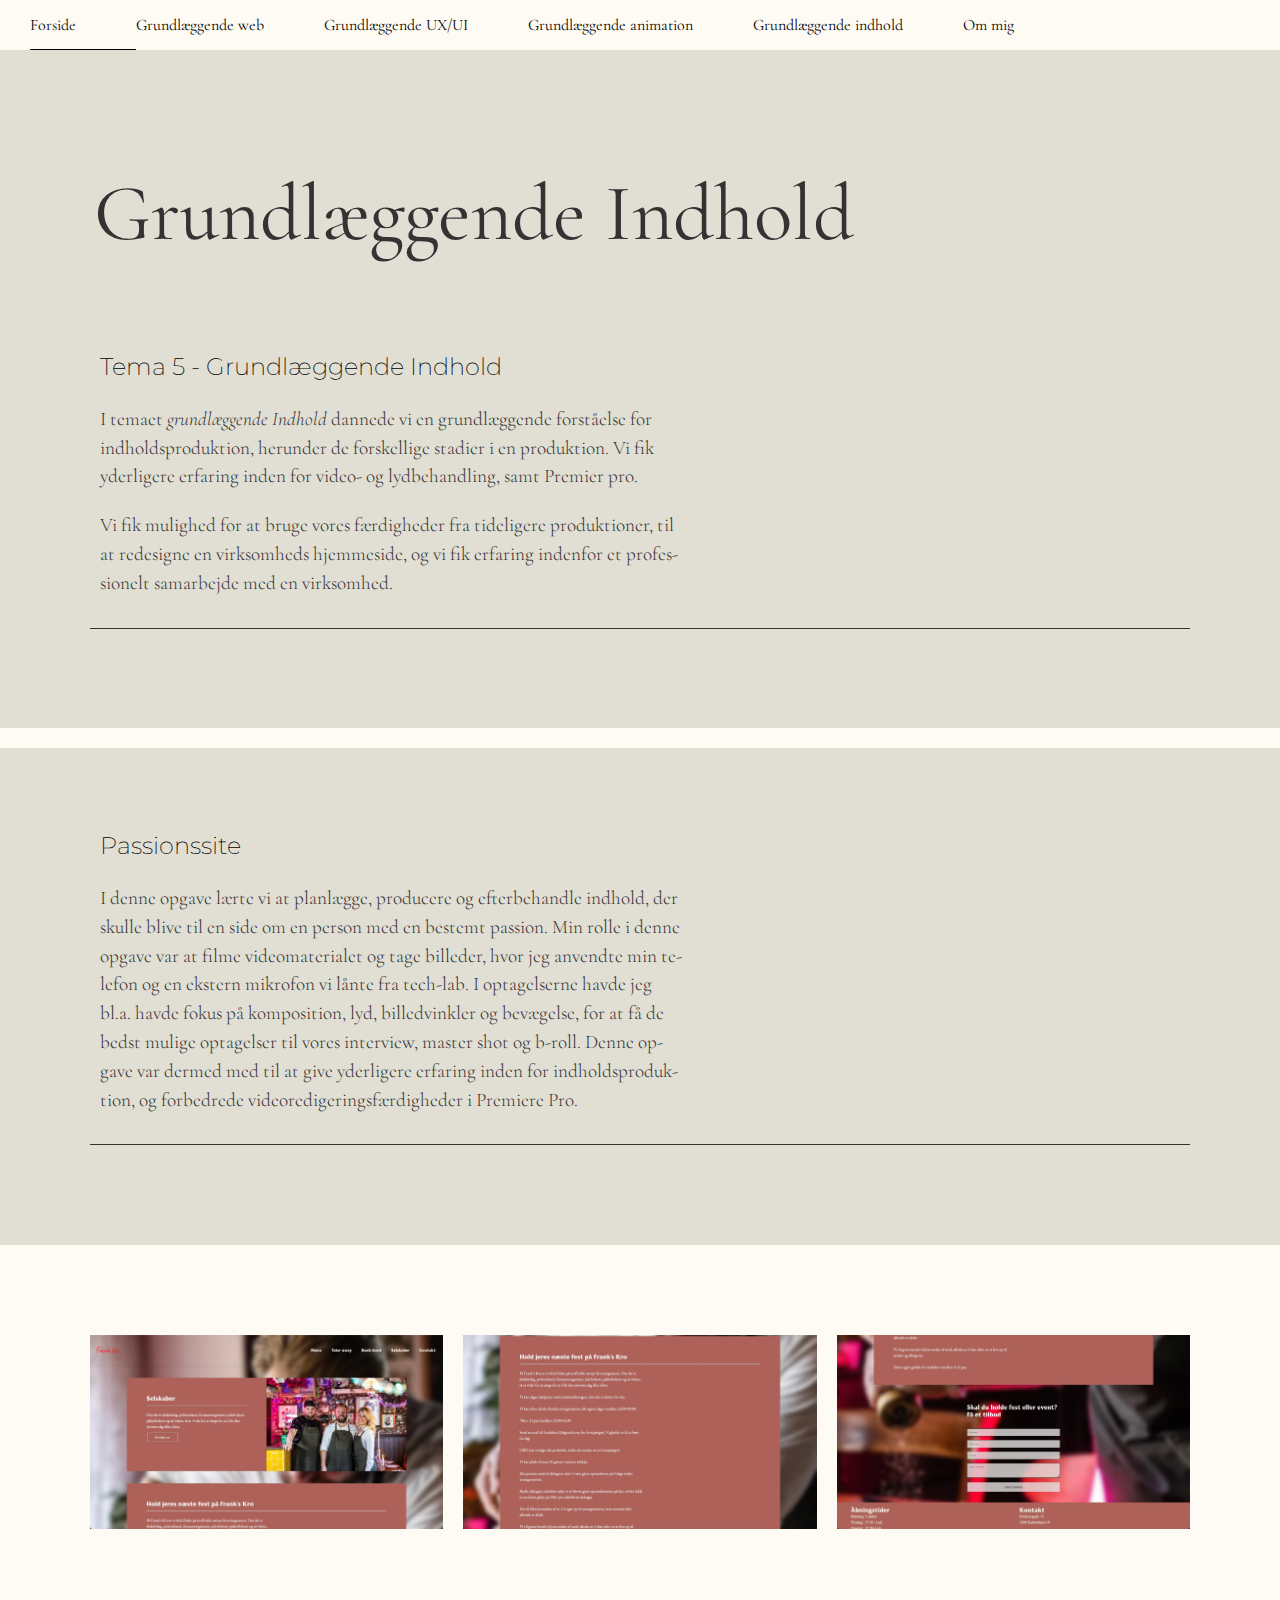
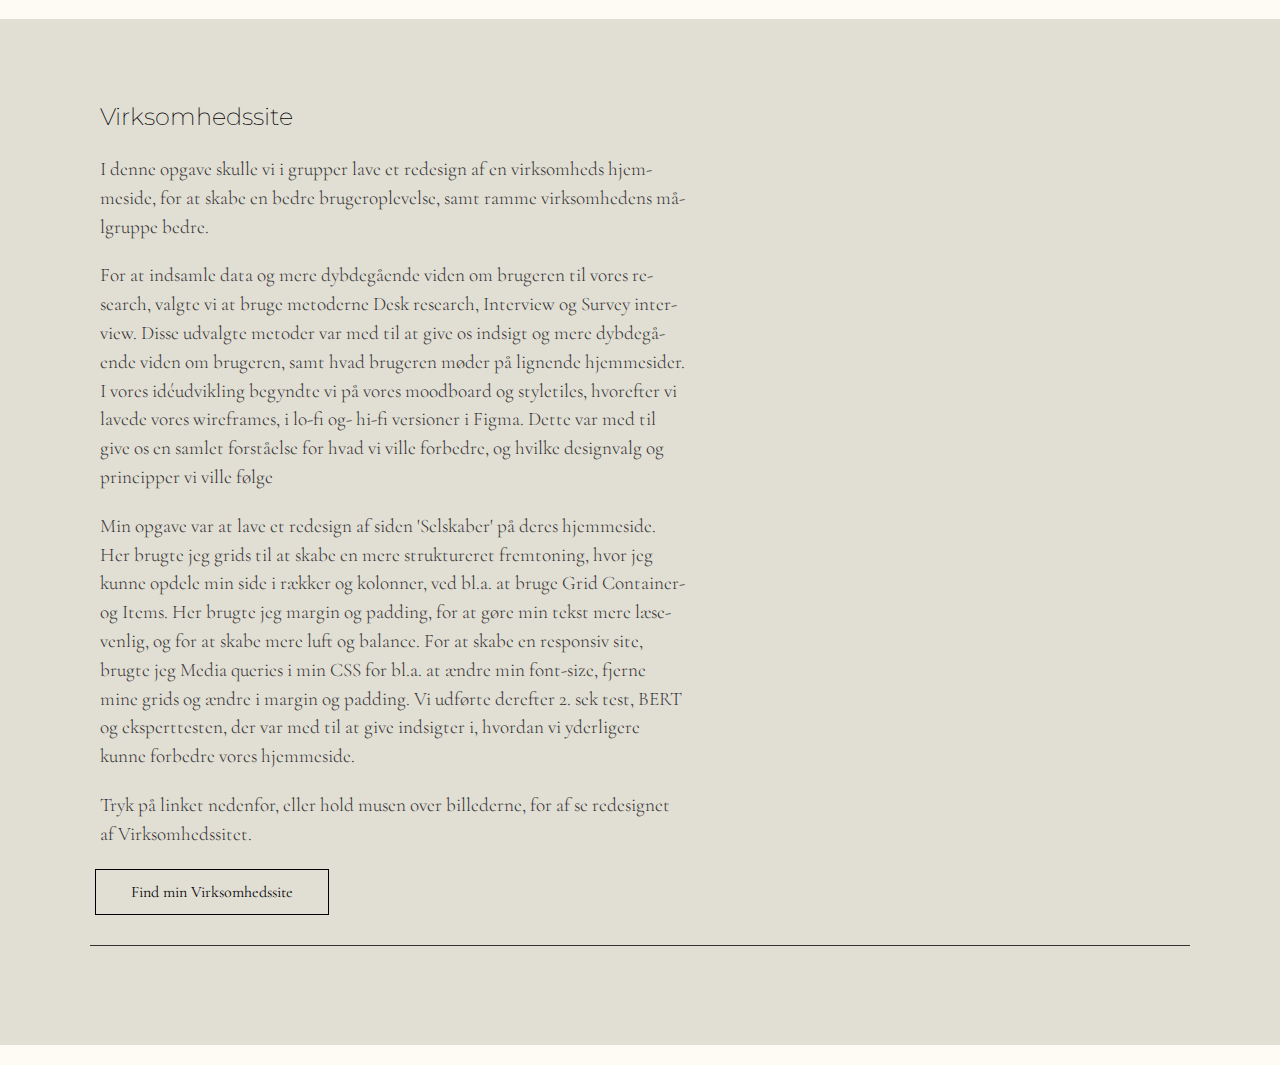
<file: portfolio/vs.html>
<!DOCTYPE html>
<html lang="da">

<head>
    <meta charset="UTF-8">
    <meta name="viewport" content="width=device-width, initial-scale=1.0">
    <link rel="stylesheet" href="generel.css">
    <link rel="stylesheet" href="style.css">
    <link rel="preconnect" href="https://fonts.googleapis.com">
    <link rel="preconnect" href="https://fonts.gstatic.com" crossorigin>
    <link
        href="https://fonts.googleapis.com/css2?family=Cormorant+Garamond:ital,wght@0,300;0,400;0,500;0,600;0,700;1,300;1,400;1,500;1,600;1,700&family=Cormorant+Infant:ital,wght@0,300;0,400;0,500;0,600;0,700;1,300;1,400;1,500;1,600;1,700&family=Montserrat:ital,wght@0,100..900;1,100..900&display=swap"
        rel="stylesheet">
    <title>Virksomhedssite</title>
</head>

<body>
    <header>
        <nav>
            <ul class="sidebar">
                <li onclick=hideSidebar()><a href="#"><svg xmlns="http://www.w3.org/2000/svg" height="24px"
                            viewBox="0 -960 960 960" width="24px" fill="#5f6368">
                            <path
                                d="m256-200-56-56 224-224-224-224 56-56 224 224 224-224 56 56-224 224 224 224-56 56-224-224-224 224Z" />
                        </svg></a></li>
                <li><a href="index.html">Forside</a></li>
                <li><a href="ssp.html">Grundlæggende web</a></li>
                <li><a href="es.html">Grundlæggende UX/UI</a></li>
                <li><a href="as.html">Grundlæggende animation</a></li>
                <li><a href="vs.html">Grundlæggende indhold</a></li>
                <li><a href="om.html">Om mig</a></li>
            </ul>

            <ul>
                <li class="hideOnMobile"><a href="index.html">Forside</a></li>
                <li class="hideOnMobile"><a href=" ssp.html">Grundlæggende web</a></li>
                <li class="hideOnMobile"><a href=" es.html">Grundlæggende UX/UI</a></li>
                <li class="hideOnMobile"><a href=" as.html">Grundlæggende animation</a></li>
                <li class="hideOnMobile"><a href=" vs.html">Grundlæggende indhold</a></li>
                <li class="hideOnMobile"><a href="om.html">Om mig</a></li>
                <li class="menu-knap" onclick=showSidebar()><a href="#"><svg xmlns="http://www.w3.org/2000/svg"
                            height="24px" viewBox="0 -960 960 960" width="24px" fill="#5f6368">
                            <path d="M120-240v-80h720v80H120Zm0-200v-80h720v80H120Zm0-200v-80h720v80H120Z" />
                        </svg></a></li>
            </ul>
        </nav>
        <script src="menu.js"></script>
    </header>
    <main>


        <div class="grid_5_1">
            <div class="grid_5_1styling">

                <div>
                    <h1>Grundlæggende Indhold</h1>
                </div>
                <h2>Tema 5 - Grundlæggende Indhold</h2>
                <p> I temaet <i>grundlæggende Indhold</i> dannede vi en grundlæggende forståelse for indholdsproduktion,
                    herunder
                    de forskellige stadier i en produktion. Vi fik yderligere erfaring inden for video- og
                    lydbehandling, samt Premier pro. </p>

                <p>Vi fik mulighed for at bruge vores færdigheder fra tideligere
                    produktioner,
                    til at redesigne en virksomheds hjemmeside, og vi fik erfaring indenfor et
                    professionelt
                    samarbejde med en virksomhed.</p>
                <hr class="hr_1">
            </div>
        </div>

        <div class="grid_5_3">
            <div class="grid_5_3styling">

                <h2>Passionssite</h2>
                <p> I denne opgave lærte vi at planlægge, producere og efterbehandle indhold, der skulle blive til en
                    side om en person med en bestemt passion. Min rolle i denne opgave var at filme videomaterialet og
                    tage billeder,
                    hvor jeg anvendte min telefon og en ekstern mikrofon vi lånte fra tech-lab. I optagelserne havde jeg
                    bl.a. havde fokus på
                    komposition, lyd, billedvinkler og bevægelse, for at få de bedst mulige optagelser til vores
                    interview, master shot og b-roll. Denne opgave var dermed med til at give yderligere erfaring inden
                    for indholdsproduktion, og forbedrede videoredigeringsfærdigheder i Premiere Pro. </p>


                <hr class="hr_1">
            </div>
        </div>

        <div class="grid_5_2">
            <div class="image-container">
                <img src="img/franks1_1.webp" alt="Original Image" class="image">
                <img src="img/franks_1.webp" alt="Hover Image" class="image hover-image">
            </div>
            <div class="image-container">
                <img src="img/franks_2_2.webp" alt="Original Image" class="image">
                <img src="img/franks_2.webp" alt="Hover Image" class="image hover-image">
            </div>
            <div class="image-container">
                <img src="img/franks_3_3.webp" alt="Original Image" class="image">
                <img src="img/franks_3.webp" alt="Hover Image" class="image hover-image">
            </div>

        </div>

        <div class="grid_5_3">

            <div class="grid_5_3styling">


                <div>
                    <h2>Virksomhedssite </h2>
                    <p>I denne opgave skulle vi i grupper lave et redesign af en virksomheds hjemmeside,
                        for
                        at skabe en bedre brugeroplevelse, samt ramme virksomhedens målgruppe bedre. </p>

                    <p> For at indsamle data og mere dybdegående viden om brugeren til vores research, valgte vi at
                        bruge
                        metoderne Desk research, Interview og Survey interview. Disse udvalgte metoder var med til
                        at
                        give os indsigt og mere dybdegående viden om brugeren, samt hvad brugeren møder på lignende
                        hjemmesider. I vores idéudvikling begyndte vi på vores moodboard og styletiles, hvorefter vi
                        lavede vores wireframes, i lo-fi og- hi-fi versioner i Figma. Dette var med til give os en
                        samlet forståelse for hvad vi ville forbedre, og hvilke designvalg og principper vi
                        ville følge </p>

                    <p> Min opgave var at lave et redesign af siden 'Selskaber' på deres hjemmeside. Her brugte jeg
                        grids til at skabe en mere struktureret fremtoning, hvor jeg kunne opdele min side i rækker
                        og kolonner, ved bl.a. at bruge Grid Container- og Items. Her brugte jeg margin og
                        padding, for at gøre min tekst mere læsevenlig, og for at skabe mere luft og balance. For at
                        skabe en responsiv site, brugte jeg Media queries i min CSS for bl.a. at ændre min
                        font-size, fjerne
                        mine grids og ændre i margin og padding. Vi udførte derefter 2. sek test, BERT og eksperttesten,
                        der var med til at give indsigter i, hvordan vi yderligere kunne forbedre vores hjemmeside. </p>

                    <p> Tryk på linket nedenfor, eller hold musen over billederne, for af se redesignet af
                        Virksomhedssitet. </p>

                    <a href="http://melinasblog.dk/kea/05_indhold/virksomhedssite/" class="button-link">Find min
                        Virksomhedssite</a>
                </div>

                <hr class="hr_1">
            </div>
        </div>
    </main>
    <footer>

    </footer>
</body>

</html>
</file>
<file: portfolio/generel.css>
* {
  margin: 0;
  padding: 0;
  box-sizing: border-box;
}

img {
  width: 100%;
  height: auto;
}

h1 {
  font-family: "Cormorant Garamond", serif;
  font-weight: 400;
  padding: 0.9rem;
  font-size: 5rem;
  margin: 100px 20px 0px 0px;
  color: #333333;
  text-align: left;
}

h2 {
  font-family: "Montserrat", sans-serif;
  font-size: 1.5rem;
  font-weight: 200;
  margin: 20px;
  padding-top: 40px;
  margin-bottom: 20px;
}

h3 {
  font-family: "Cormorant Garamond", serif;
  font-weight: 300;
  padding: 0.9rem;
  font-size: 2rem;
}

h4 {
  font-family: "Cormorant Garamond", serif;
  font-weight: 300;
  font-size: 1.2rem;
  text-align: center;
  margin-top: 450px;
  margin-bottom: 50px;
}

h5 {
  font-family: "Cormorant Garamond", serif;
  font-weight: 300;
  font-size: 1.2rem;
}

p {
  font-family: "Cormorant Garamond", serif;
  font-weight: 300;
  font-size: 1.2rem;
  color: #333333;
  margin-top: 20px;
  margin: 20px;
  max-width: 65ch;
  hyphens: auto;
}

/*        Variabler - farver       */
html {
  --main: #fefbf4;
  --graa: #ede5da;
  --sand: #e1ded4;
  --gul: #e6dcca;
  --white: #e8e5de;
  scroll-behavior: smooth;
}

/*           Om mig          */

.grid_1_1 {
  background-color: var(--graa);
  margin: 60px 0px 0px 10px;
}

.grid_1_1styling {
  background-color: var(--graa);
  line-height: 1.5;
  padding: 20px 60px 80px 80px;
  font-size: 0.1rem;
}

.billede1 {
  position: relative;
  margin: 20px 20px 80px 100px;
  max-width: 280px;
}

.pos {
  position: sticky;
  top: 70px;
  max-height: 50vh; /*Hvor på siden mit billede slutter*/
}

.ommig_grid {
  display: grid;
  grid-template-columns: 1fr 1fr;
}

.grid_1_2 {
  background-color: var(--graa);
  margin: 30px 0px 10px 10px;
}

.grid_1_2styling {
  background-color: var(--graa);
  line-height: 1.5;
  padding: 20px 80px 80px 80px;
  font-size: 0.1rem;
}

.liste {
  font-size: 1.1rem;
  margin-left: 40px;
  max-width: 65ch;
  hyphens: auto;
}

/*          Studiestartsprøve         */

.grid_2_1 {
  background-color: var(--sand);
  margin: 20px 0px 20px 0px;
  height: auto;
}

.grid_2_1styling {
  background-color: var(--sand);
  line-height: 1.5;
  padding: 20px 80px 80px 80px;
  font-size: 0.1rem;
}

/*      Grundlæggende ui/ux      */

.grid_3_1 {
  background-color: var(--white);
  margin: 20px 0px 20px 0px;
  height: auto;
}

.grid_3_1styling {
  background-color: var(--white);
  line-height: 1.5;
  padding: 20px 80px 80px 80px;
  font-size: 0.1rem;
}

.grid_3_3 {
  background-color: var(--white);
  margin: 20px 0px 20px 0px;
  height: auto;
}

.grid_3_3styling {
  background-color: var(--white);
  line-height: 1.5;
  padding: 20px 80px 80px 80px;
  font-size: 0.1rem;
}

.grid_3_4 {
  display: grid;
  grid-template-columns: 1fr 1fr;
}

.billede2 img {
  border: 10px solid white;
  box-shadow: 0 0 0 0.5px rgb(140, 140, 140);
  margin: 120px 50px;
  max-width: 500px;
}

/*        Animations site       */

.grid_4_1 {
  background-color: var(--graa);
  margin: 20px 0px 20px 0px;
  height: auto;
}

.grid_4_1styling {
  background-color: var(--graa);
  line-height: 1.5;
  padding: 20px 80px 80px 80px;
  font-size: 0.1rem;
}

/*          Virksomhedssite          */

.grid_5_1 {
  background-color: var(--sand);
  margin: 20px 0px 20px 0px;
  height: auto;
}

.grid_5_1styling {
  background-color: var(--sand);
  line-height: 1.5;
  padding: 20px 80px 80px 80px;
  font-size: 0.1rem;
}

.grid_5_2 {
  display: grid;
  grid-template-columns: 1fr 1fr 1fr;
  margin-left: 60px;
  margin: 80px 80px 80px 80px;
}

.grid_5_3 {
  background-color: var(--sand);
  margin: 20px 0px 20px 0px;
  height: auto;
}

.grid_5_3styling {
  background-color: var(--sand);
  line-height: 1.5;
  padding: 20px 80px 80px 80px;
  font-size: 0.1rem;
}

.image-container {
  position: relative;
  width: 100%;
  max-width: 400px;
  overflow: hidden;
  padding: 10px;
}

.image-container img {
  width: 100%;
  display: block;
  transition: opacity 0.5s ease-in-out;
}

.base-image {
  position: relative;
}

.hover-image {
  position: absolute;
  top: 0;
  left: 0;
  opacity: 0;
}

.image-container:hover .hover-image {
  opacity: 1;
}

/*        forside       */

.grid_6_1 {
  background-color: var(--main);
  margin: 10px 0px 0px 0px;
  height: 50vh;
}

.grid_6_1styling {
  background-color: var(--main);
  line-height: 1.5;
  padding: 20px 80px 80px 80px;
  font-size: 0.1rem;
}

/*        vandret linje       */

.linje-tekst-container {
  display: flex;
  justify-content: flex-end;
  align-items: center;
}

.vandret-linje {
  width: 100px;
  height: 1px;
  background-color: #bf754b;
  margin-right: 5px;
}

/*         mobil version         */

@media (max-width: 800px) {
  h1 {
    font-size: 3rem;
    margin: 60px 20px 0px 0px;
  }
  h2 {
    font-size: 1.4rem;
    padding-top: 0;
    margin-bottom: 10px;
  }
  p {
    font-size: 1.1rem;
    font-weight: 400;
  }

  .grid_1_1styling,
  .grid_1_2styling,
  .grid_2_1styling,
  .grid_3_1styling,
  .grid_3_3styling,
  .grid_4_1styling,
  .grid_5_1styling,
  .grid_5_3styling {
    padding: 20px 20px 20px 20px;
  }

  .grid_5_2 {
    width: auto;
    display: grid;
    grid-template-columns: 1fr 1fr 1fr;
    align-items: center;
    margin: 20px 20px 20px 20px;
  }

  .button-link {
    transform: scale(0.7);
  }
  .ommig_grid {
    display: grid;
    grid-template-columns: 1fr;
  }
  .billede1 {
    margin: 10px 10px 10px 60px;
  }

  .billede1 img {
    width: 50%;
  }

  .grid_1_1 {
    margin: 10px;
  }
  .grid_1_2 {
    margin: 10px;
  }
  .liste {
    font-size: 1.1rem;
    margin-left: 40px;
  }
}
</file>
<file: portfolio/style.css>
* {
  margin: 0;
  padding: 0;
}

body {
  margin: 0;
  min-height: 100vh;
  background-color: #fefbf4;
  font-family: "Cormorant Garamond", serif;
  font-weight: 400;
}

hr {
  border: none;
  height: 1px;
  background-color: #333333;
  width: auto;
  margin: 70px 10px 20px;
}

.hr_1 {
  border: none;
  height: 0.5px;
  background-color: #333333;
  width: auto;
  margin-top: 30px;
}

/*         Menulinje         */

nav {
  font-family: "Cormorant Garamond", serif;
  font-weight: 400;
  background-color: #fefbf4;
  overflow: hidden;
  z-index: 1;
  position: fixed;
  top: 0;
  width: 100%;
}

nav ul {
  width: 100%;
  list-style: none;
  display: flex;
  justify-content: flex-start;
  align-items: center;
}

nav li {
  height: 50px;
  position: relative;
}

nav a {
  height: 100%;
  padding: 15px 30px;
  text-decoration: none;
  text-align: center;
  display: flex;
  color: black;
  position: relative;
}

nav ul:not(.sidebar) a::after {
  content: "";
  position: absolute;
  bottom: 0px;
  left: 30px;
  width: 0%;
  height: 1px; /* Højde på linjerne */
  background-color: black;
  transition: width 0.3s;
}

nav ul:not(.sidebar) li:not(.menu-knap) a:hover::after,
nav ul:not(.sidebar) li:not(.menu-knap) a:active::after {
  width: 100%;
}
.menu-knap a::after {
  content: none;
}

.sidebar {
  position: fixed;
  top: 0;
  left: 0;
  height: 100vh;
  width: 270px;
  z-index: 999;
  background-color: #fefbf4;
  backdrop-filter: blur(10px);
  box-shadow: 1px 0 10px gray;
  display: none;
  flex-direction: column;
  align-items: flex-start;
  justify-content: flex-start;
}

.sidebar li {
  width: 100%;
}

.sidebar a {
  width: 100%;
}

.menu-knap {
  display: none;
  margin: 5px;
}

/*        Scroll galleri       */

div.scroll-container {
  background-color: #fefbf4;
  overflow: auto;
  white-space: nowrap;
  padding: 10px 10px 10px 10px;
}

div.scroll-container img {
  padding: 40px;
  width: 300px;
  height: auto;
}

/*        Button       */

.button-link {
  display: inline-block;
  padding: 10px 35px;
  margin-left: 15px;
  font-size: 1rem;
  color: rgb(0, 0, 0);
  background-color: transparent;
  text-align: center;
  text-decoration: none;
  border-radius: 0;
  border: 1px solid rgb(0, 0, 0);
  cursor: pointer;
  transition: background-color 0.3s ease;
}

.button-link:hover {
  background-color: #333333;
  color: #fefbf4;
}

/*           medie queries for min menu          */

@media (max-width: 1049px) {
  .hideOnMobile {
    display: none;
  }
  .menu-knap {
    display: block;
  }
}
@media (max-width: 400px) {
  .sidebar {
    width: 100%;
  }
}
</file>
